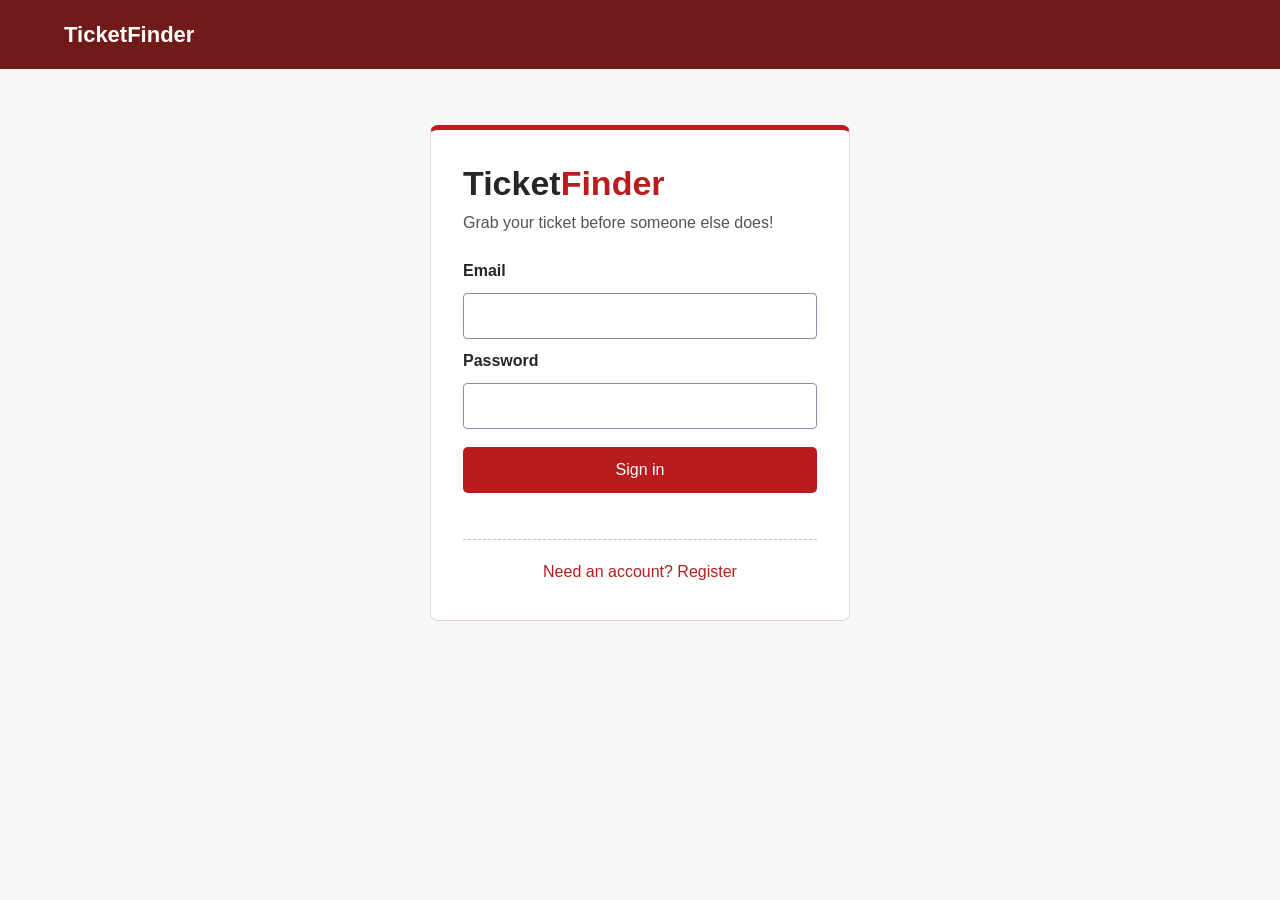
<file: index.html>
<!DOCTYPE html>

<html lang="en">

    <head>
        <meta charset="utf-8">
        <meta name="viewport" content="width=device-width, initial-scale=1">
        <title>Sign In | TicketFinder</title>

        <!-- Shared base styles, then sign-in page styles -->
        <link rel="stylesheet" href="css/movies.css?v=20260925-3">
        <link rel="stylesheet" href="css/index.css?v=1">
    </head>

    <body>

        <!-- Header bar  -->
        <header>
            <a href="index.html">TicketFinder</a>
        </header>

        <main class="auth-main">

            <!-- LOGIN -->
            <section class="auth-card">
                <h1>Ticket<span>Finder</span></h1>
                <p class="auth-tagline">Grab your ticket before someone else does!</p>

                <!-- Login Form -->
                <form id="loginForm" class="auth-form">

                    <!-- Email Input -->
                    <label for="loginEmail">Email</label>
                    <input name="email" id="loginEmail" type="email" autocomplete="username" required>

                    <!-- Password Input -->
                    <label for="loginPassword">Password</label>
                    <input name="password" id="loginPassword" type="password" autocomplete="current-password" required>

                    <button type="submit">Sign in</button>
                    <p id="loginError" class="auth-message" role="alert" aria-live="polite"></p>
                </form>

                <p id="showRegisterLine" class="auth-switch">
                    <button type="button" id="showRegisterBtn" class="link-button">Need an account? Register</button>
                </p>

                <!-- Register Form -->
                <form id="registerForm" class="auth-form" hidden novalidate>
                    <!-- First Name -->
                    <label for="regFirstName">First Name</label>
                    <input id="regFirstName" name="firstName" autocomplete="given-name" required>

                    <!-- Last Name -->
                    <label for="regLastName">Last Name</label>
                    <input id="regLastName" name="lastName" autocomplete="family-name" required>

                    <!-- Email -->
                    <label for="regEmail">Email</label>
                    <input id="regEmail" name="email" type="email" autocomplete="email" required>

                    <!-- Password -->
                    <label for="regPassword">Password</label>
                    <input id="regPassword" name="password" type="password" autocomplete="new-password" required>

                    <!-- Confirm Password -->
                    <label for="regPasswordConfirm">Confirm Password</label>
                    <input id="regPasswordConfirm" type="password" autocomplete="new-password" required>

                    <button type="submit">Create Account</button>
                    <p id="registerError" class="auth-message" role="alert" aria-live="polite"></p>
                </form>

                <p id="showSignInLine" class="auth-switch" hidden>
                    <button type="button" id="showSignInBtn" class="link-button">Already have an account? Sign In</button>
                </p>
            </section>

        </main>

        <div id="toasts" role="status" aria-live="polite"></div>

        <script src="shared/shared.js"></script>
        <script src="js/index.js"></script>
    </body>
</html>
</file>
<file: css/movies.css>
* { box-sizing: border-box; }
body { margin: 0; font-family: Arial, sans-serif; line-height: 1.5; color: #292524; background: #faf7f7; }
a { color: #b91c1c; }
header { display: flex; align-items: center; flex-wrap: wrap; gap: 20px; padding: 18px 5%; color: white; background: #701a1a; }
header a { color: white; text-decoration: none; }
header > a { font-size: 22px; font-weight: bold; }
nav { display: flex; flex-wrap: wrap; gap: 18px; }
nav a:hover { text-decoration: underline; }
#userName { margin-left: auto; }
main { max-width: 1100px; margin: 32px auto; padding: 0 24px; }
h1, h2, h3 { line-height: 1.25; }
#movie-list, #showtime-list { display: grid; grid-template-columns: repeat(auto-fit, minmax(240px, 1fr)); gap: 24px; }
#movie-list > div, #showtime-list > div, #movie-details:not(:empty), #seat-selection:not(:empty) { padding: 20px; border: 1px solid #dce1e8; border-radius: 8px; background: white; }
#movie-list > div { display: flex; flex-direction: column; align-items: flex-start; }
#movie-list img { width: 100%; height: 220px; object-fit: contain; background: #edf0f4; border-radius: 4px; }
#movie-list p { margin: 0 0 12px; }
button, #movie-list a { display: inline-block; padding: 10px 16px; border: 1px solid transparent; border-radius: 5px; font: inherit; color: white; background: #b91c1c; text-decoration: none; cursor: pointer; }
#movie-list a { margin-top: auto; }
button:hover:not(:disabled), #movie-list a:hover { background: #991b1b; }
#logoutBtn { border-color: #cbd5e1; background: transparent; }
a:focus-visible, button:focus-visible, input:focus-visible { outline: 3px solid #d18b00; outline-offset: 3px; }
button:disabled { color: #4b5563; background: #e5e7eb; cursor: not-allowed; }
#movie-details, #seat-selection { margin-top: 24px; }
#movie-details img { max-width: 100%; height: auto; border-radius: 4px; }
#seat-list { display: flex; flex-wrap: wrap; gap: 10px; }
input { max-width: 100%; padding: 8px; border: 1px solid #8793a5; border-radius: 4px; font: inherit; }
#toasts { position: fixed; right: 20px; bottom: 20px; max-width: calc(100% - 40px); }
#toasts > div { margin-top: 8px; padding: 12px 18px; border-radius: 5px; color: white; background: #701a1a; }
[hidden] { display: none !important; }
@media (max-width: 600px) {
    header { gap: 12px; }
    nav { width: 100%; }
    #userName { margin-left: 0; }
    main { padding: 0 16px; }
    #movie-list, #showtime-list { grid-template-columns: 1fr; }
}

header > div { display: flex; align-items: center; flex-wrap: wrap; gap: 16px; margin-left: auto; }
nav a[aria-current="page"] { text-decoration: underline; text-underline-offset: 6px; }
label[for="ticketSearch"] { display: block; margin-bottom: 8px; font-weight: bold; }
#ticketSearch { width: 100%; max-width: 480px; padding: 12px; background: white; }
#ticketList { display: grid; gap: 18px; margin-top: 24px; }
#ticketList > article { display: flex; align-items: stretch; justify-content: space-between; border: 1px solid #e5d5d5; border-left: 5px solid #b91c1c; border-radius: 8px; background: white; overflow: hidden; }
#ticketList > article > div:first-child { padding: 20px; min-width: 0; overflow-wrap: anywhere; }
#ticketList h3 { margin: 0 0 10px; }
#ticketList p { margin: 6px 0; }
#ticketList > article > div:first-child { flex: 1; }
#ticketList .ticket-actions { display: flex; flex-wrap: wrap; gap: 10px; margin-top: 12px; }
#ticketList .ticket-action { padding: 6px 14px; border-color: #b91c1c; color: #b91c1c; background: white; }
#ticketList .ticket-action:hover:not(:disabled) { color: white; background: #b91c1c; }
#ticketList .ticket-action:disabled { border-color: #e5e7eb; color: #4b5563; background: #e5e7eb; }
/* Change Seat picker */
#ticketList .seat-picker { margin-top: 16px; padding-top: 16px; border-top: 1px dashed #d6b5b5; }
#ticketList .seat-picker h4 { margin: 0 0 8px; }
#ticketList .seat-legend { display: flex; flex-wrap: wrap; align-items: center; gap: 6px 14px; font-size: 14px; color: #57534e; }
#ticketList .seat-key { display: inline-block; width: 16px; height: 16px; margin-right: -8px; border: 1px solid #8793a5; border-radius: 3px; background: white; vertical-align: middle; }
#ticketList .seat-key-current { border: 2px solid #b91c1c; background: #fef2f2; }
#ticketList .seat-key-taken { border-color: #e5e7eb; background: #e5e7eb; }
#ticketList .seat-screen { max-width: 380px; margin: 14px 0 10px; padding: 2px 0; border-radius: 4px; font-size: 12px; letter-spacing: 3px; text-align: center; text-transform: uppercase; color: #57534e; background: #edf0f4; }
#ticketList .seat-grid { display: grid; grid-template-columns: repeat(6, minmax(0, 1fr)); gap: 8px; max-width: 380px; }
#ticketList .seat { padding: 8px 0; border-color: #8793a5; color: #292524; background: white; }
#ticketList .seat:hover:not(:disabled) { border-color: #b91c1c; color: #b91c1c; background: #fef2f2; }
#ticketList .seat[aria-pressed="true"], #ticketList .seat[aria-pressed="true"]:hover:not(:disabled) { border-color: #b91c1c; color: white; background: #b91c1c; }
#ticketList .seat-current:disabled { border: 2px solid #b91c1c; color: #991b1b; background: #fef2f2; font-weight: bold; cursor: default; }
#ticketList .seat-taken:disabled { border-color: #e5e7eb; color: #9ca3af; background: #e5e7eb; text-decoration: line-through; }
#ticketList .seat-status { margin: 12px 0 10px; }
#ticketList > article > div:last-child { display: flex; flex-direction: column; align-items: center; justify-content: center; min-width: 90px; padding: 16px; border-left: 1px dashed #d6b5b5; color: #991b1b; background: #fef2f2; }
#ticketList > article > div:last-child p:last-child { font-size: 28px; font-weight: bold; }
#ticketList > p { padding: 20px; border: 1px solid #e5d5d5; border-radius: 8px; background: white; }
@media (max-width: 600px) {
    header > div { margin-left: 0; }
    #ticketList > article > div:first-child { padding: 16px; }
    #ticketList > article > div:last-child { min-width: 70px; padding: 12px; }
}
</file>
<file: css/index.css>
/*
TicketFinder - Sign In / Register page
Loaded after css/movies.css, which provides the shared base styles
(fonts, colors, header, buttons, inputs, focus rings).
*/

/* Center the sign-in card below the header */
.auth-main { display: flex; justify-content: center; margin-top: 56px; }

/* Card: white panel with the same border and radius as the ticket and admin
   cards, plus a red accent stripe like the ticket cards' left edge */
.auth-card { width: 100%; max-width: 420px; padding: 32px; border: 1px solid #e5d5d5; border-top: 5px solid #b91c1c; border-radius: 8px; background: white; }

/* Title and tagline */
.auth-card h1 { margin: 0; font-size: 34px; }
.auth-card h1 span { color: #b91c1c; }
.auth-tagline { margin: 6px 0 24px; color: #57534e; }

/* Form layout (matches the admin forms) */
.auth-form { display: grid; gap: 10px; }
.auth-form label { font-weight: bold; }
.auth-form input { width: 100%; padding: 10px; background: white; }
.auth-form button[type="submit"] { width: 100%; margin-top: 8px; }

/* Error / status messages under each form */
.auth-message { min-height: 1.5em; margin: 4px 0 0; color: #b91c1c; overflow-wrap: anywhere; }
.auth-message:empty { margin: 0; }

/* "Need an account?" / "Already have an account?" line, separated by the
   dashed rule used on the ticket stubs */
.auth-switch { margin: 12px 0 0; padding-top: 16px; border-top: 1px dashed #d6b5b5; text-align: center; }

/* Text-style button for switching between sign in and register */
.link-button { padding: 4px 6px; border: none; color: #b91c1c; background: transparent; }
.link-button:hover:not(:disabled) { color: #991b1b; background: transparent; text-decoration: underline; }

@media (max-width: 600px) {
    .auth-main { margin-top: 24px; }
    .auth-card { padding: 24px 20px; }
    .auth-card h1 { font-size: 28px; }
}
</file>
<file: css/admin.css>
.admin-grid { display: grid; grid-template-columns: repeat(auto-fit, minmax(min(100%, 300px), 1fr)); gap: 24px; }
.admin-panel { margin-bottom: 24px; padding: 24px; border: 1px solid #e5d5d5; border-radius: 8px; background: white; }
.admin-panel h2 { margin-top: 0; }
.admin-panel form { display: grid; gap: 10px; }
.admin-panel label { font-weight: bold; }
.admin-panel input, .admin-panel select { width: 100%; min-width: 0; }
.admin-panel select { padding: 10px; border: 1px solid #8793a5; border-radius: 4px; font: inherit; background: white; }
.admin-panel button { justify-self: start; margin-top: 8px; }
.form-status { margin: 4px 0 0; min-height: 1.5em; }
.table-scroll { margin-top: 16px; overflow-x: auto; }
table { width: 100%; border-collapse: collapse; text-align: left; }
th, td { padding: 12px; border-bottom: 1px solid #e5d5d5; }
th { background: #fef2f2; }
td button { white-space: nowrap; }
.admin-ticket { padding: 16px; border: 1px solid #e5d5d5; border-radius: 6px; }
.admin-ticket h3 { margin-top: 0; }
#admin-tickets { margin-top: 20px; }
#admin-status { overflow-wrap: anywhere; }
select:focus-visible { outline: 3px solid #d18b00; outline-offset: 3px; }
.admin-panel fieldset { display: grid; gap: 10px; min-width: 0; margin: 0; padding: 0; border: 0; }
.admin-panel > select { margin: 8px 0 16px; }
#poster-preview { width: 160px; max-width: 100%; height: 200px; object-fit: contain; background: #f4f4f4; }
#password-form { max-width: 540px; }
</file>
